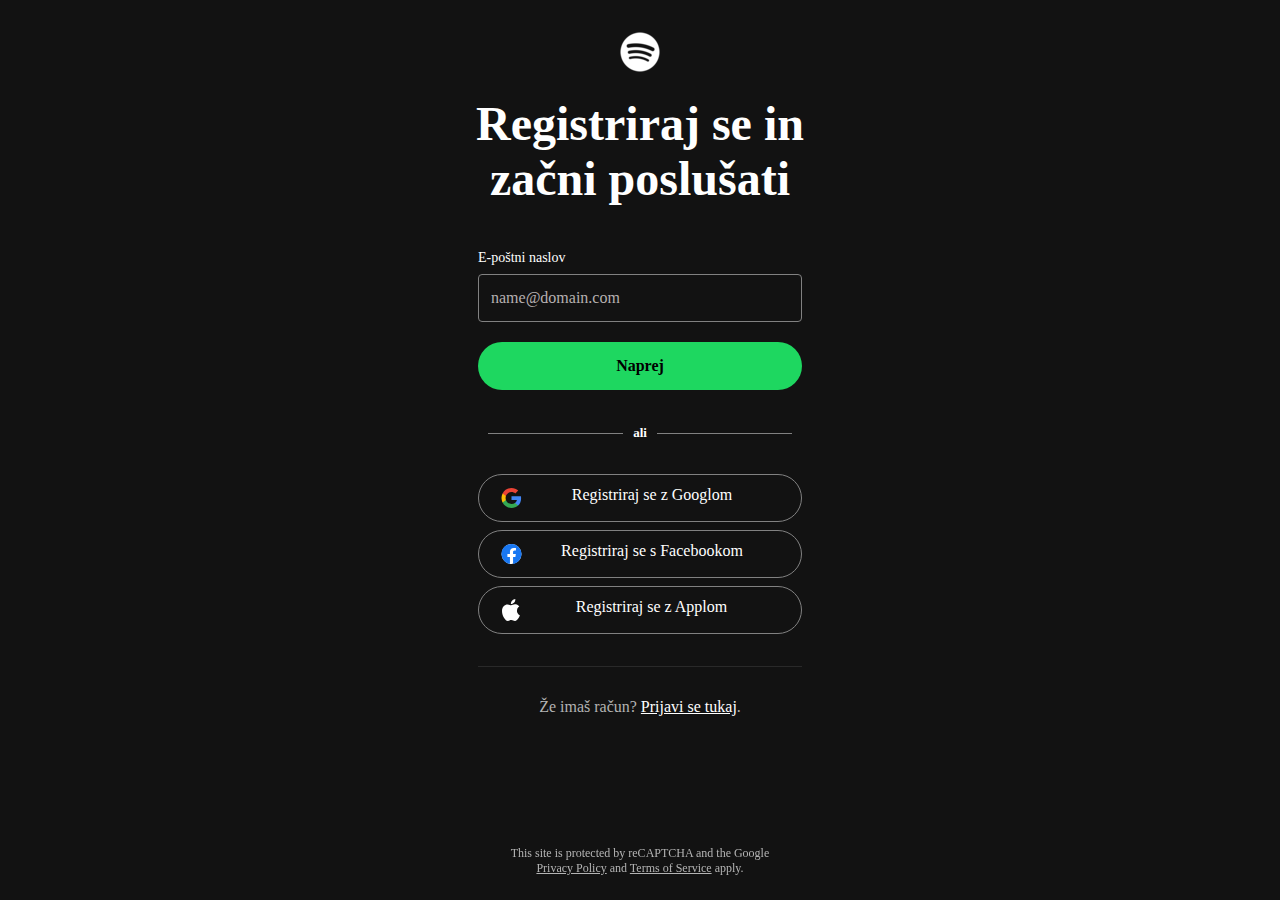
<file: index.html>
<!DOCTYPE html>
<html lang="sl">

<head>
    <meta charset="UTF-8">
    <link rel="stylesheet" href="styleindex.css">
    <meta name="viewport" content="width=device-width, initial-scale=1.0">
    <title>Registriraj se - Spotify</title>
    <link rel="shotcut icon" href="pics/slika.svg" type="image/x-icon">

</head>

<body>
    <header class="glava">
        <img src="pics/SpotifyLogo.png">
    </header>
    <div class="glavni">


        <div class="naslov">
            <h1>Registriraj se in <br>začni poslušati</h1>
        </div>
        <div class="prviDiv">
            <div class="epostaIntextF">
                <div class="enaslov">
                    <label>E-poštni naslov</label>
                </div>
                <div class="textfield" name="textfield">
                    <input type="email" name="email" placeholder="name@domain.com" id="textF">
                </div>
            </div>
            <form id="emailForm" action="ustvarigeslo.html">
                <div class="gumbNaprej">
                    <button type="submit" class="gumb">
                        <h3 class="naprejbarva">Naprej</h3>
                    </button>
                </div>
            </form>
        </div>

        <div class="aliDiv">
            <div class="ali">
                <h4>ali</h4>
            </div>
        </div>

        <div class="povezave">
            <div>
                <button type="button" class="google"><svg class="ikonagoogle" width="25" height="24" viewBox="0 0 25 24"
                        fill="none" xmlns="http://www.w3.org/2000/svg">
                        <path fill-rule="evenodd" clip-rule="evenodd"
                            d="M22.1 12.2272C22.1 11.5182 22.0364 10.8363 21.9182 10.1818H12.5V14.05H17.8818C17.65 15.3 16.9455 16.3591 15.8864 17.0682V19.5772H19.1182C21.0091 17.8363 22.1 15.2727 22.1 12.2272Z"
                            fill="#4285F4"></path>
                        <path fill-rule="evenodd" clip-rule="evenodd"
                            d="M12.4998 21.9999C15.1998 21.9999 17.4635 21.1045 19.118 19.5772L15.8862 17.0681C14.9907 17.6681 13.8453 18.0227 12.4998 18.0227C9.89529 18.0227 7.69075 16.2636 6.90439 13.8999H3.56348V16.4908C5.20893 19.759 8.59075 21.9999 12.4998 21.9999Z"
                            fill="#34A853"></path>
                        <path fill-rule="evenodd" clip-rule="evenodd"
                            d="M6.90455 13.9C6.70455 13.3 6.59091 12.6591 6.59091 12C6.59091 11.3409 6.70455 10.7 6.90455 10.1V7.50909H3.56364C2.88636 8.85909 2.5 10.3864 2.5 12C2.5 13.6136 2.88636 15.1409 3.56364 16.4909L6.90455 13.9Z"
                            fill="#FBBC05"></path>
                        <path fill-rule="evenodd" clip-rule="evenodd"
                            d="M12.4998 5.97727C13.968 5.97727 15.2862 6.48182 16.3226 7.47273L19.1907 4.60455C17.4589 2.99091 15.1953 2 12.4998 2C8.59075 2 5.20893 4.24091 3.56348 7.50909L6.90439 10.1C7.69075 7.73636 9.89529 5.97727 12.4998 5.97727Z"
                            fill="#EA4335"></path>
                    </svg><span class="registrirajbarva">Registriraj se z Googlom</span></button>
            </div>

            <div id="facebookdiv">
                <button type="button" class="facebook"><svg class="ikonafacebook" width="25" height="24"
                        viewBox="0 0 25 24" fill="none" xmlns="http://www.w3.org/2000/svg">
                        <circle cx="12.5" cy="12" r="10" fill="white"></circle>
                        <path
                            d="M22.5 12C22.5 6.477 18.023 2 12.5 2C6.977 2 2.5 6.477 2.5 12C2.5 16.991 6.157 21.128 10.938 21.878V14.891H8.398V12H10.938V9.797C10.938 7.291 12.43 5.907 14.715 5.907C15.808 5.907 16.953 6.102 16.953 6.102V8.562H15.693C14.45 8.562 14.063 9.333 14.063 10.125V12H16.836L16.393 14.89H14.063V21.878C18.843 21.128 22.5 16.991 22.5 12Z"
                            fill="#1877F2"></path>
                    </svg><span class="naprejbarva"><span class="registrirajbarva">Registriraj se s Facebookom</span>
                        </span< /button>
            </div>

            <div id="applediv">
                <button type="button" class="apple"><svg class="ikonaapple" width="24" height="24" viewBox="0 0 24 24"
                        fill="none" xmlns="http://www.w3.org/2000/svg">
                        <path
                            d="M15.195 4.513C15.873 3.69 16.351 2.567 16.351 1.433C16.351 1.278 16.341 1.123 16.318 1C15.206 1.044 13.872 1.734 13.083 2.668C12.449 3.379 11.871 4.513 11.871 5.647C11.871 5.825 11.905 5.991 11.916 6.047C11.982 6.058 12.094 6.08 12.216 6.08C13.206 6.08 14.45 5.413 15.195 4.513ZM15.973 6.313C14.317 6.313 12.961 7.325 12.093 7.325C11.171 7.325 9.97 6.38 8.525 6.38C5.779 6.38 3 8.648 3 12.918C3 15.586 4.023 18.398 5.301 20.211C6.391 21.744 7.347 23 8.725 23C10.081 23 10.682 22.1 12.371 22.1C14.083 22.1 14.472 22.978 15.973 22.978C17.463 22.978 18.453 21.61 19.397 20.265C20.442 18.72 20.887 17.219 20.897 17.142C20.809 17.119 17.963 15.952 17.963 12.695C17.963 9.871 20.198 8.604 20.331 8.504C18.852 6.381 16.596 6.314 15.973 6.314V6.313Z"
                            fill="white"></path>
                    </svg><span class="registrirajbarva">Registriraj se z Applom</span></button>
            </div>

            <div class="crta"></div>

            <div class="textZeImasRacun">
                <p>
                    <a id="prviDel">Že imaš račun? </a>
                    <a id="drugiDel"
                        href="https://accounts.spotify.com?creation_point=https%3A%2F%2Fwww.spotify.com%2Fsi-sl%2Fsignup&amp;continue=https%3A%2F%2Fwww.spotify.com%2Faccount%2Foverview%2F%3Fflow_ctx%3Df33d1ec9-c13e-4411-b37d-d5739792db1f%253A1728000384&amp;flow_ctx=f33d1ec9-c13e-4411-b37d-d5739792db1f%3A1728000384">Prijavi
                        se tukaj</a><span id="barvaPike">.</span>
                </p>
            </div>
        </div>

        <footer class="noga">
            <span id="nogaID">
                <p>This site is protected by reCAPTCHA and the Google</p>
                <a id="del1" href="https://policies.google.com/privacy" target="_blank"
                    rel="noopener noreferrer">Privacy Policy</a>
                and
                <a id="del2" href="https://policies.google.com/terms" target="_blank" rel="noopener noreferrer">Terms of
                    Service</a> apply.
            </span>
        </footer>
    </div>

    <script>

        const emailRegex = /^[a-zA-Z0-9._%+-]+@[a-zA-Z0-9.-]+\.[a-zA-Z]{2,}$/;

        function validateEmail(email) {
            return emailRegex.test(email);
        }

        const emailField = document.getElementById("textF");

        emailField.addEventListener('input', (e) => {
            if (!validateEmail(emailField.value)) {
                emailField.classList.add("invalid");
            }
            else {
                emailField.classList.remove("invalid");
            }
        });

        const form = document.getElementById("emailForm");
        form.addEventListener("submit", (e) => {
            if (!validateEmail(emailField.value)) {
                e.preventDefault();
            }
        });



    </script>
</body>

</html>
</file>
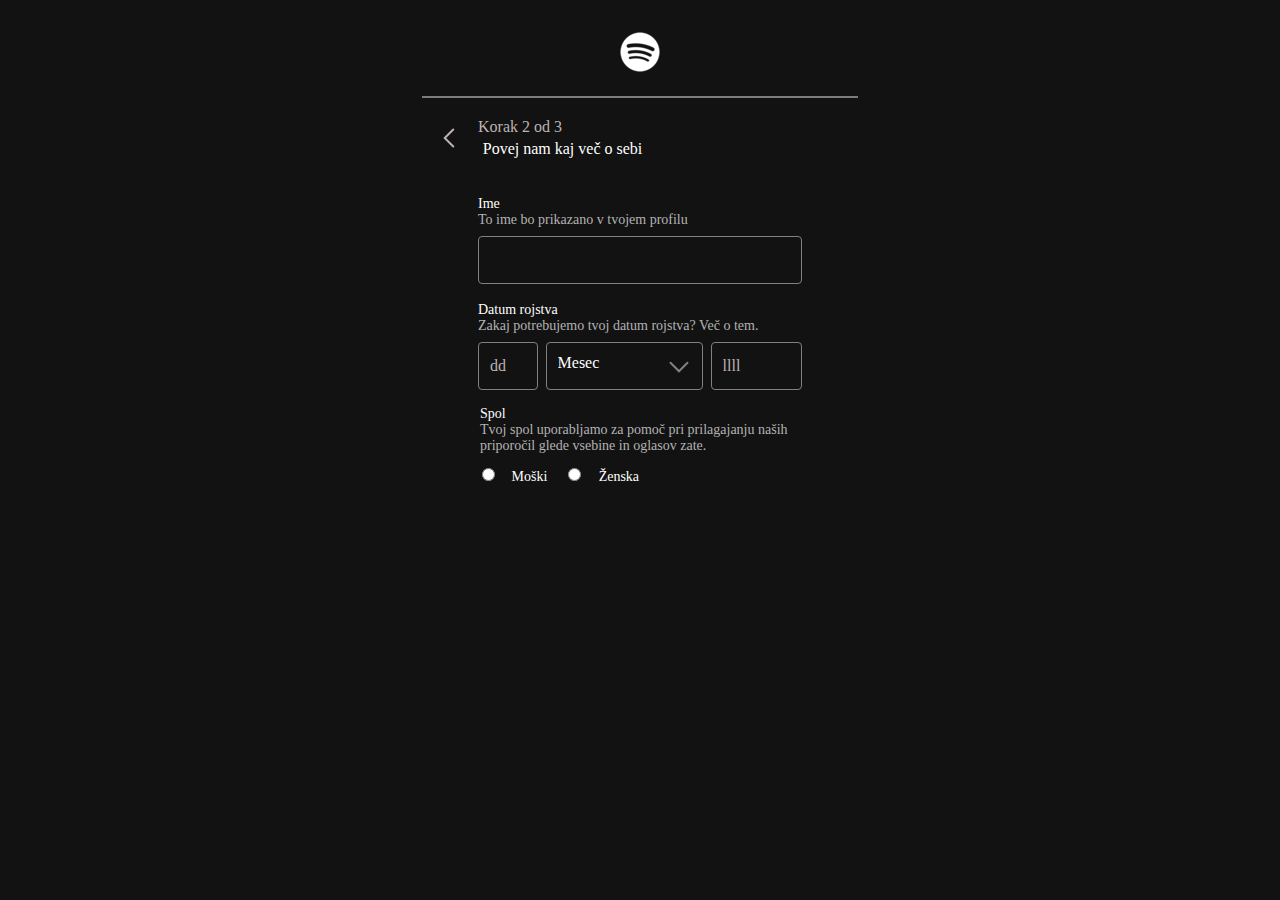
<file: registracija.html>
<!DOCTYPE html>
<html lang="sl">
<head>
    <meta charset="UTF-8">
    <link rel="stylesheet" href="styleregistracija.css">
    <meta name="viewport" content="width=device-width, initial-scale=1.0">
    <title>Registriraj se - Spotify</title>
    <link rel="shotcut icon" href="pics/slika.svg" type="image/x-icon">
    
</head>
    <body>
        <header class="glava">
            <img src="pics/SpotifyLogo.png">
        </header>
            <div class="glavni">
                <div class="progressbar">
                    <div class="prviProgres"></div>
                </div>
                <div class="zacetniDiv">
                    <a href="ustvarigeslo.html" class="gumb1"><svg data-encore-id="icon" role="img" aria-hidden="true" viewBox="0 0 24 24" class="Svg-nazaj-gumb"><path d="M15.957 2.793a1 1 0 0 1 0 1.414L8.164 12l7.793 7.793a1 1 0 1 1-1.414 1.414L5.336 12l9.207-9.207a1 1 0 0 1 1.414 0z"></path>
                    </svg></a>
                    <div class="prviText">
                        <div class="korak">Korak 2 od 3</div>
                        <div class="ustvariG">Povej nam kaj več o sebi</div>
                    </div>
               </div>
                <div class="drugiDiv">
                    <div>
                        <div class="imetext">
                            <span>Ime</span>
                        </div>
                        <div class="textPodIme">
                            <span>To ime bo prikazano v tvojem profilu</span>
                        </div>
                        <div>
                            <input type="text" name="password" id="ime">
                        </div>
                    </div>

                    <div style="margin-top: 18px;">
                        <div class="DatumRojstva">
                            <span>Datum rojstva</span>
                        </div>
                        <div class="textDatumRojstva">
                            <span>Zakaj potrebujemo tvoj datum rojstva? Več o tem.</span>
                        </div>
                        <div class="datum">
                            <input type="text" name="day" id="day" placeholder="dd"  maxlength="2" oninput="this.value = this.value.replace(/[^0-9]/g, '').slice(0,2); if(this.value > 31) this.value = '31'; if(this.value < 1 && this.value !== '') this.value = '1';">

                            <div style="margin-right:8px;"></div>

                            <div style="position: relative;">
                                <select name="select" id="select" placeholder="Mesec">
                                    <option value="" disabled selected hidden>Mesec</option>
                                    <option value="januar">Januar</option>
                                    <option value="februar">Februar</option>
                                    <option value="marec">Marec</option>
                                    <option value="april">April</option>
                                    <option value="maj">Maj</option>
                                    <option value="junij">Junij</option>
                                    <option value="julij">Julij</option>
                                    <option value="avgust">Avgust</option>
                                    <option value="september">September</option>
                                    <option value="oktober">Oktober</option>
                                    <option value="november">November</option>
                                    <option value="december">December</option>
                                </select>

                                <div class="Svg">
                                    <svg width="24px" height="24px"  data-encore-id="icon" role="img" aria-hidden="true" viewBox="0 0 24 24"><path d="M2.793 8.043a1 1 0 0 1 1.414 0L12 15.836l7.793-7.793a1 1 0 1 1 1.414 1.414L12 18.664 2.793 9.457a1 1 0 0 1 0-1.414z" fill="#818181"></path></svg>
                                </div>
                            </div>
                            <div style="margin-right:8px;"></div>
                            <input type="year" name="year" id="year" placeholder="llll">
                        </div>
                    </div>

                    <div class="SpolDiv">
                        <div class="spol">
                            <span>Spol</span>
                        </div>
                        <div class="textPodSpol">
                            <span>Tvoj spol uporabljamo za pomoč pri prilagajanju naših priporočil glede vsebine in oglasov zate.</span>
                        </div>
                    </div>

                    <div class="radiogumbi">

                        <div class="moski_radio">
                            <input type="radio" style="margin-left: 4px;">
                            <span id="moski">Moški</span>
                        </div>

                        <div class="zenska_radio">
                            <input type="radio"style="margin-left: 2 px;" >
                            <span id="zenska">Ženska</span>
                        </div>
                    </div>
            </div>
        </div>
    </body>
</html>
</file>
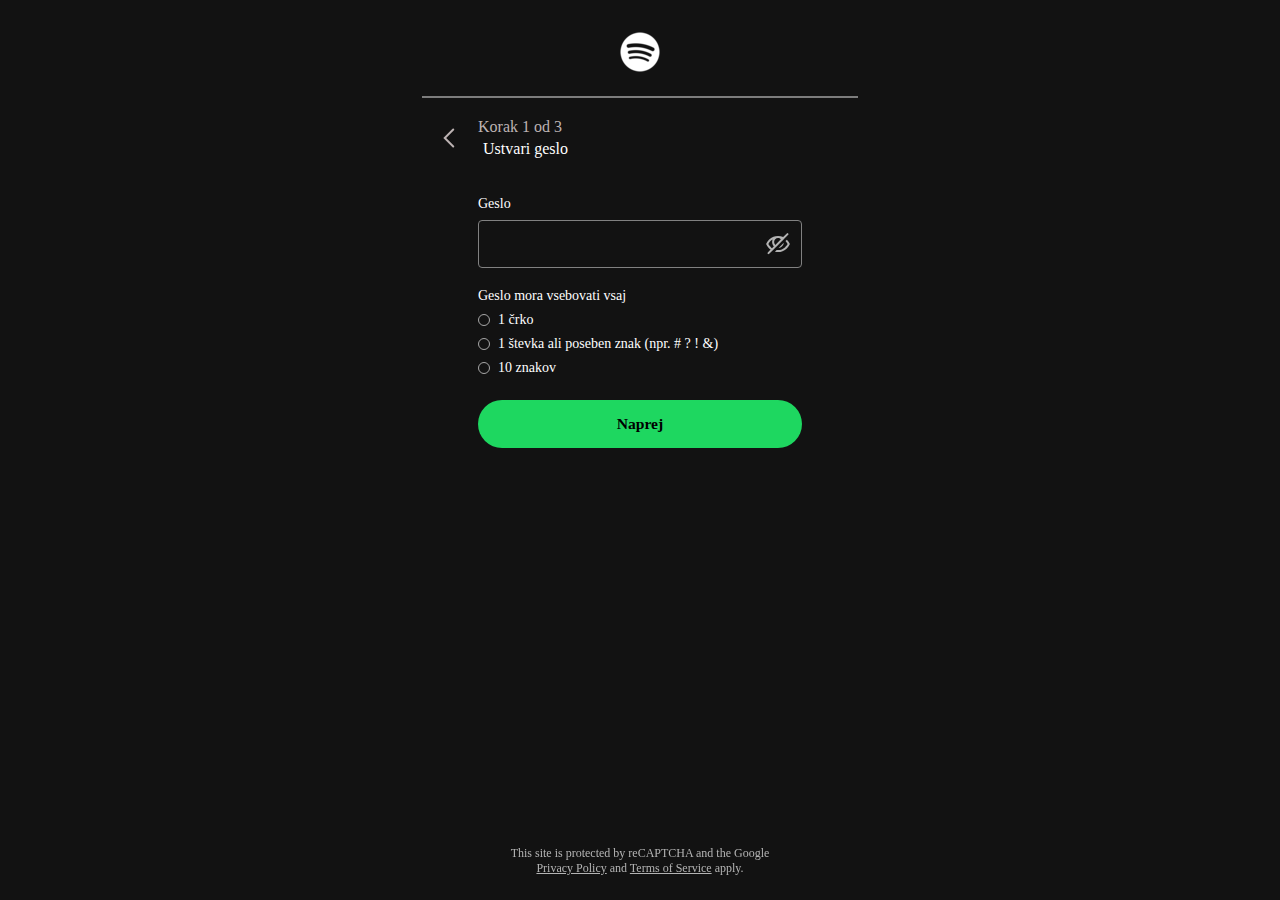
<file: ustvarigeslo.html>
<!DOCTYPE html>
<html lang="sl">

<head>
    <meta charset="UTF-8">
    <link rel="stylesheet" href="styleustvarigeslo.css">
    <meta name="viewport" content="width=device-width, initial-scale=1.0">
    <title>Registriraj se - Spotify</title>
    <link rel="shotcut icon" href="pics/slika.svg" type="image/x-icon">

</head>

<body>
    <header class="glava">
        <img src="pics/SpotifyLogo.png">
    </header>
    <div class="glavni">

        <div class="progressbar">
            <div class="prviProgres"></div>
        </div>

        <div class="zacetniDiv">
            <a href="index.html" class="gumb1"><svg data-encore-id="icon" role="img" aria-hidden="true"
                    viewBox="0 0 24 24" class="Svg-nazaj-gumb">
                    <path
                        d="M15.957 2.793a1 1 0 0 1 0 1.414L8.164 12l7.793 7.793a1 1 0 1 1-1.414 1.414L5.336 12l9.207-9.207a1 1 0 0 1 1.414 0z">
                    </path>

                </svg></a>

            <div class="prviText">
                <div class="korak">Korak 1 od 3</div>
                <div class="ustvariG">Ustvari geslo</div>
            </div>
        </div>

        <div class="drugiDiv">
            <div class="geslotext">
                <span>Geslo</span>
            </div>

            <div style="position: relative;">
                <input type="password" name="password" id="password" required="">
                <div class="ikonaskrij" onclick="toggle(this)">
                    <svg width="24px" height="24px" data-encore-id="icon" role="img" aria-hidden="true"
                        class="showIcon">
                        <path
                            d="M22.207 2.824a1 1 0 1 0-1.414-1.414L17.15 5.053C15.621 4.363 13.92 4 12 4 8.671 4 5.996 5.091 3.742 7.089c-.896.794-2.3 2.353-3.381 4.453L.125 12l.236.458c1.082 2.1 2.485 3.659 3.381 4.453.278.246.562.479.853.697L1.793 20.41a1 1 0 1 0 1.414 1.414l3.126-3.126.003.002 1.503-1.503-.004-.001 1.73-1.73.004.001 1.567-1.567h-.004l4.68-4.681.001.004 1.595-1.595-.002-.003.11-.109.002.002 1.444-1.444-.003-.002 3.248-3.248zM14.884 7.32l-5.57 5.57A4.035 4.035 0 0 1 8.113 10c0-2.23 1.761-4 3.886-4 1.137 0 2.17.506 2.884 1.319zM7.9 14.304l-1.873 1.873a11.319 11.319 0 0 1-.957-.763C4.396 14.818 3.3 13.621 2.387 12c.913-1.62 2.01-2.818 2.683-3.414.519-.46 1.061-.863 1.634-1.204A6.073 6.073 0 0 0 6.113 10c0 1.681.682 3.21 1.786 4.304zm11.568-5.2 1.415-1.415a16.503 16.503 0 0 1 2.756 3.853l.236.458-.236.458c-1.082 2.1-2.485 3.659-3.381 4.453C18.004 18.908 15.328 20 12 20a13.22 13.22 0 0 1-3.08-.348l1.726-1.726c.435.05.886.074 1.354.074 2.833 0 5.037-.907 6.931-2.586.674-.596 1.77-1.793 2.683-3.414a14.515 14.515 0 0 0-2.146-2.896z">
                        </path>
                        </path>
                        <path d="M17.843 10.729c-.328 2.755-2.494 4.956-5.24 5.24l5.24-5.24z">
                        </path>
                    </svg>
                    <svg width="24px" height="24px" data-encore-id="icon" role="img" aria-hidden="true"
                        class="hideIcon off">
                        <path
                            d="M6.703 7.382A6.073 6.073 0 0 0 6.113 10c0 3.292 2.614 6 5.887 6 3.273 0 5.886-2.708 5.886-6 0-.936-.211-1.825-.589-2.618.573.341 1.115.744 1.634 1.204.674.596 1.77 1.793 2.683 3.414-.913 1.62-2.01 2.818-2.683 3.414C17.037 17.093 14.833 18 12 18s-5.037-.907-6.931-2.586c-.674-.596-1.77-1.793-2.683-3.414.913-1.62 2.01-2.818 2.683-3.414.519-.46 1.061-.863 1.634-1.204zM12 4C8.671 4 5.996 5.091 3.742 7.089c-.896.794-2.3 2.353-3.381 4.453L.125 12l.236.458c1.082 2.1 2.485 3.659 3.381 4.453C5.996 18.908 8.672 20 12 20c3.329 0 6.004-1.091 8.258-3.089.896-.794 2.3-2.353 3.38-4.453l.237-.458-.236-.458c-1.082-2.1-2.485-3.659-3.381-4.453C18.004 5.09 15.328 4 12 4zm0 2c2.125 0 3.886 1.77 3.886 4S14.125 14 12 14s-3.886-1.77-3.886-4S9.875 6 12 6z">
                        </path>
                    </svg>
                </div>
            </div>

            <div class="DivgesloMoraVsebovati">
                <span class="gesloMoraVsebovati">Geslo mora vsebovati vsaj</span>
            </div>

            <div class="wrapCheck">
                <svg aria-hidden="true" width="12" height="12" class="check">
                    <ellipse cx="6" cy="6" rx="5.5" ry="5.5" stroke="#A7A7A7" stroke-width="1" fill="none"></ellipse>
                </svg>
                <svg data-encore-id="icon" width="12" height="12" role="img" class="checked oneLetter false"
                    aria-hidden="true" viewBox="0 0 16 16">
                    <path
                        d="M0 8a8 8 0 1 1 16 0A8 8 0 0 1 0 8zm11.748-1.97a.75.75 0 0 0-1.06-1.06l-4.47 4.47-1.405-1.406a.75.75 0 1 0-1.061 1.06l2.466 2.467 5.53-5.53z"
                        fill="#3be477">
                    </path>
                </svg>
                <span id="span1">1 črko</span>
            </div>

            <div class="wrapCheck">
                <svg aria-hidden="true" width="12" height="12" class="check">
                    <ellipse cx="6" cy="6" rx="5.5" ry="5.5" stroke="#A7A7A7" stroke-width="1" fill="none"></ellipse>
                </svg>
                <svg data-encore-id="icon" width="12" height="12" role="img" class="checked specialChars false"
                    aria-hidden="true" viewBox="0 0 16 16">
                    <path
                        d="M0 8a8 8 0 1 1 16 0A8 8 0 0 1 0 8zm11.748-1.97a.75.75 0 0 0-1.06-1.06l-4.47 4.47-1.405-1.406a.75.75 0 1 0-1.061 1.06l2.466 2.467 5.53-5.53z"
                        fill="#3be477">
                    </path>
                </svg>
                <span id="span1">1 števka ali poseben znak (npr. # ? ! &)</span>
            </div>

            <div class="wrapCheck">
                <svg aria-hidden="true" width="12" height="12" class="check">
                    <ellipse cx="6" cy="6" rx="5.5" ry="5.5" stroke="#A7A7A7" stroke-width="1" fill="none"></ellipse>
                </svg>
                <svg data-encore-id="icon" width="12" height="12" role="img" class="checked tenChars false"
                    aria-hidden="true" viewBox="0 0 16 16">
                    <path
                        d="M0 8a8 8 0 1 1 16 0A8 8 0 0 1 0 8zm11.748-1.97a.75.75 0 0 0-1.06-1.06l-4.47 4.47-1.405-1.406a.75.75 0 1 0-1.061 1.06l2.466 2.467 5.53-5.53z"
                        fill="#3be477">
                    </path>
                </svg>
                <span id="span1">10 znakov</span>
            </div>

            <form action="registracija.html">
                <div class="gumbNaprej">
                    <button type="submit" class="gumb">
                        <h3 class="naprejbarva">Naprej</h3>
                    </button>
                </div>
            </form>
        </div>

        <footer class="noga">
            <span id="nogaID">
                <p>This site is protected by reCAPTCHA and the Google</p>
                <a id="del1" href="https://policies.google.com/privacy" target="_blank"
                    rel="noopener noreferrer">Privacy Policy</a>
                and
                <a id="del2" href="https://policies.google.com/terms" target="_blank" rel="noopener noreferrer">Terms of
                    Service</a> apply.
            </span>
        </footer>
    </div>

    <script>


        const chkOneLetter = document.querySelector(".checked.oneLetter");
        const chkSpecialChars = document.querySelector(".checked.specialChars");
        const chkTenChar = document.querySelector(".checked.tenChars");

        const passField = document.getElementById("password");

        function toggle() {
            const show = document.querySelector(".showIcon");
            const hide = document.querySelector(".hideIcon");

            if (passField.type == "password") {
                show.classList.add("off");
                hide.classList.remove("off");

                passField.type = "text";
            } else {
                show.classList.remove("off");
                hide.classList.add("off");

                passField.type = "password";
            }
        }

        function hasOneLetter(input) {
            const letters =
                "abcčdefghijklmnopqrsštuvwxyzž" +
                "abcčdefghijklmnopqrsštuvwxyzž".toUpperCase();

            for (let letter of input) {
                if (letters.indexOf(letter) !== -1) {
                    return true;
                }
            }
            return false;
        }

        function hasSpecialChars(input) {
            const specialCharacters = "!\"#$%&'()*+,-./:;<=>?@[\\]^_`{|}~";

            for (let char of input) {
                if (specialCharacters.indexOf(char) !== -1) {
                    return true;
                }
            }
            return false;
        }

        function hasTenChars(input) {
            return input.length >= 10;
        }


        passField.addEventListener('input', (e) => {
            let input = passField.value;

            if (hasOneLetter(input)) {
                chkOneLetter.classList.remove("false");
            } else {
                chkOneLetter.classList.add("false");
            }

            if (hasSpecialChars(input)) {
                chkSpecialChars.classList.remove("false");
            } else {
                chkSpecialChars.classList.add("false");
            }

            if (hasTenChars(input)) {
                chkTenChar.classList.remove("false");
            } else {
                chkTenChar.classList.add("false");
            }
        });

    </script>
</body>

</html>
</file>
<file: styleindex.css>
* {
  margin: 0;
  padding: 0;
}
@font-face {
  font-family: mixUITiltle;
  src: url("https://encore.scdn.co/fonts/SpotifyMixUITitleVariable-8769ccfde3379b7ebcadd9529b49d0cc.woff2")
    format("woff2");
}
@font-face {
  font-family: mixUIBold;
  src: url("https://encore.scdn.co/fonts/SpotifyMixUI-Bold-4264b799009b1db5c491778b1bc8e5b7.woff2")
    format("woff2");
}
@font-face {
  font-family: mixUIRegular;
  src: url("https://encore.scdn.co/fonts/SpotifyMixUI-Regular-cc3b1de388efa4cbca6c75cebc24585e.woff2")
    format("woff2");
}

@font-face {
  font-family: CircularSpotifyBlack;
  src: url("https://encore.scdn.co/1.2.3/CircularSpotify-UI-Latin-OS2v3-Black.woff2")
    format("woff2");
}

@font-face {
  font-family: CircularSpotifyBold;
  src: url("https://encore.scdn.co/1.2.3/CircularSpotify-UI-Latin-OS2v3-Bold.woff2")
    format("woff2");
}

@font-face {
  font-family: CircularSpotifyBook;
  src: url("https://encore.scdn.co/1.2.3/CircularSpotify-UI-Latin-OS2v3-Book.woff2")
    format("woff2");
}
html,
body {
  height: 100%;
}
body {
  color: white;
  background-color: #121212;
}

.glavni {
  margin: 0 auto 0;
  width: fit-content;
  display: flex;
  justify-content: center;
  align-items: center;
  flex-direction: column;
}

.glava {
  display: flex;
  justify-content: center;
  align-items: center;
  padding: 32px 0px 24px;
}

.prviDiv {
  margin-top: 2px;
}

h1 {
  font-family: mixUITiltle;
  text-align: center;
  font-size: 48px;
}

.naslov {
  width: 100%;
}
label {
  font-size: 14px;
  font-family: mixUIBold;
}

.naprejbarva {
  font-size: 16px;
  color: black;
}

.enaslov {
  margin-bottom: 8px;
}

#textF {
  all: unset;
  width: 298px;
  height: 22px;
  border-radius: 4px;
  background-color: #121212;
  border: 1px #818181 solid;
  color: white;
  font-size: 16px;
  font-family: mixUIRegular;
  padding: 12px;
}
#textF.invalid {
  border: 1px solid red;
}
#textF.invalid:hover {
  border: 1px solid red;
}

#textF:hover {
  border-color: white;
}

#textF::placeholder {
  font-size: 16px;
  font-weight: 500;
  font-family: mixUIRegular;
  color: rgb(182, 176, 176);
}

.epostaIntextF {
  margin-top: 40px;
  margin-bottom: 20px;
  width: fit-content;
}

.gumb {
  width: 324px;
  height: 48px;
  background-color: #1ed760;
  border: unset;
  border-radius: 40px;
  font-family: mixUIRegular;
  cursor: pointer;
}

.gumb:hover {
  background-color: #3be477;
}

.aliDiv {
  margin-top: 35px;
}

.ali {
  font-family: mixUITiltle;
  width: 324px;
  height: 20px;
  padding-right: 0px 12px;
  font-size: 13px;
  font-weight: lighter;
}
h4 {
  display: flex;
  flex-direction: row;
}

h4:before,
h4:after {
  content: "";
  flex: 1 1;
  border-bottom: 1px solid #818181;
  margin: auto;
  margin-right: 10px; /*nedela crta*/
  margin-left: 10px; /*nedela crta*/
}

.povezave {
  margin-top: 29px;
}

.google {
  width: 324px;
  height: 48px;
  background-color: #121212;
  border-radius: 40px;
  border: 1px solid#818181;
}

#facebookdiv {
  margin-top: 8px;
}

.google:hover {
  border-color: white;
}

.ikonagoogle {
  float: left;
  margin-left: 20px;
}

.registrirajbarva {
  font-size: 16px;
  color: rgb(255, 255, 255);
  margin-right: 21px;
  font-family: CircularSpotifyBold;
}

.facebook {
  width: 324px;
  height: 48px;
  background-color: #121212;
  border-radius: 40px;
  font-family: CircularSpotifyBold;
  border: 1px solid #818181;
}

.facebook:hover {
  border-color: white;
}
.ikonafacebook {
  float: left;
  margin-left: 20px;
}

.apple {
  width: 324px;
  height: 48px;
  background-color: #121212;
  border-radius: 40px;
  border: 1px solid #818181;
}

.apple:hover {
  border-color: white;
}

.ikonaapple {
  float: left;
  margin-left: 20px;
}

#applediv {
  margin-top: 8px;
}

.crta {
  height: 1px;
  background-color: #292929;
  margin-top: 32px;
}

.textZeImasRacun {
  display: flex;
  justify-content: center;
  align-items: center;
  margin-top: 31px;
}

a {
  font-family: mixUIRegular;
  font-size: 16px;
}

#prviDel {
  color: #b3b3b3;
}

#drugiDel {
  color: white;
}

#barvaPike {
  color: #b3b3b3;
}

.noga {
  margin: 0 auto;
  position: fixed;
  bottom: 0;
  font-family: mixUIRegular;
  font-size: 12px;
  color: #b3b3b3;
  padding: 24px;
  text-align: center;
}

#del1 {
  font-family: mixUIRegular;
  font-size: 12px;
  color: #b3b3b3;
}

#del2 {
  font-family: mixUIRegular;
  font-size: 12px;
  color: #b3b3b3;
}
</file>
<file: styleregistracija.css>
@import url(keyframes.css);
*{
    margin: 0;
    padding: 0;
}

@font-face{
    font-family: mixUITiltle;
    src:url("https://encore.scdn.co/fonts/SpotifyMixUITitleVariable-8769ccfde3379b7ebcadd9529b49d0cc.woff2") format("woff2");
}
@font-face{
    font-family: mixUIBold;
    src:url("https://encore.scdn.co/fonts/SpotifyMixUI-Bold-4264b799009b1db5c491778b1bc8e5b7.woff2") format("woff2");
}
@font-face{
    font-family: mixUIRegular;
    src:url("https://encore.scdn.co/fonts/SpotifyMixUI-Regular-cc3b1de388efa4cbca6c75cebc24585e.woff2") format("woff2");
}

@font-face{
    font-family: CircularSpotifyBlack;
    src:url("https://encore.scdn.co/1.2.3/CircularSpotify-UI-Latin-OS2v3-Black.woff2") format("woff2");
}

@font-face{
    font-family: CircularSpotifyBold;
    src:url("https://encore.scdn.co/1.2.3/CircularSpotify-UI-Latin-OS2v3-Bold.woff2") format("woff2");
}

@font-face{
    font-family: CircularSpotifyBook;
    src:url("https://encore.scdn.co/1.2.3/CircularSpotify-UI-Latin-OS2v3-Book.woff2") format("woff2");
}


html,body{
    height: 100%;
}

body{
    color: white;
    background-color: #121212;
}

.glava{
    display: flex;
    justify-content: center;
    align-items: center;
    padding: 32px 0px 24px;
}

.glavni{
    margin: 0 auto 0;
    width: fit-content;
    display: flex;
    justify-content: center;
    align-items: center;
    flex-direction: column;
}

.progressbar{
    background:#7C7C7C;
    width: 436px;
    height: 2px;
    display: flex;
}

.progressbar div{
    height: 2px;
    width: 0%;
}

.prviProgres{
    background:#1ED760; 
    animation: drugiProgres 0.2s linear forwards;
}

.zacetniDiv{
    height:80px;
    width: 100%;
    display: flex;
}

.gumb1{
    width: 56px;
    display:flex;
    justify-content:center;
    align-items: center;
    background-color: #121212;
    cursor: pointer;
}

.Svg-nazaj-gumb:hover{
    fill: rgb(255, 255, 255);
}

.Svg-nazaj-gumb{
    height: 24px;
    width: 24px;
    fill:#bdb3b3;
    display: block;
}

.prviText{
    height:80px;
    display: flex;
    justify-content: center;
    align-items: center;
    flex-direction: column;
}

.korak{
    font-family: mixUIRegular;
    color: #bdb3b3;
    margin-right: 85px;
}

.ustvariG{
    color: white;
    font-family: mixUIBold;
    margin-top: 4px;
}

.drugiDiv{
    width: 324px;
    margin-top:18px;
}

.imetext{
    font-size: 14px;
    font-family: mixUIBold;
}

.textPodIme{
    color: #B3B3B3;
    font-family: mixUIRegular;
    font-size: 14px;
}

#ime{
    all:unset;
    width:298px;
    height:22px;
    border-radius: 4px;
    background-color: #121212;
    border:1px #818181 solid;
    color: white;
    font-size:16px;
    font-family: mixUIRegular;
    padding: 12px;
    margin-top:8px;
    display: block;
}

#ime:hover{
    border-color: white;
}

.DatumRojstva{
    font-size: 14px;
    font-family: mixUIBold;
}

.textDatumRojstva{
    color: #B3B3B3;
    font-family: mixUIRegular;
    font-size: 14px;
}

#day{
    all:unset;
    height: 24px;
    width: 35.56px;
    border-radius: 4px;
    background-color: #121212;
    border:1px #818181 solid;
    color: white;
    font-size:16px;
    font-family: mixUIRegular;
    padding: 11px;
    margin-top:8px;
   
}

#day::placeholder{
    color: #bdb3b3;
}

#day:hover{
    border-color: white;
}

#select{
    all:unset;
    height: 24px;
    width: 96px;
    border-radius: 4px;
    background-color: #121212;
    border:1px #818181 solid;
    color: white;
    font-size:16px;
    font-family: mixUIRegular;
    font-weight:450;
    padding: 11px 48px 11px 11px;
    margin-top:8px;
}

#select::placeholder{
    color: #ffffff;
}

#select:hover{
    border-color: white;
}

#year{
    all:unset;
    height: 24px;
    width: 67.047px;
    border-radius: 4px;
    background-color: #121212;
    border:1px #818181 solid;
    color: white;
    font-size:16px;
    font-family: mixUIRegular;
    font-weight:450;
    padding: 11px 11px 11px 11px;
    margin-top:8px;
    
}

#year::placeholder{
    color: #bdb3b3;
}

#year:hover{
    border-color: white;
}

.datum{
    display: flex;
}

.Svg{
    position: absolute;
    right: 12px;
    top: 20px;
}

.spol{
    font-size: 14px;
    font-family: mixUIBold;
}

.textPodSpol{
    color: #B3B3B3;
    font-family: mixUIRegular;
    font-size: 14px;
}

.SpolDiv{
    margin-top: 16px;
    margin-left: 2px;
}

.radiogumbi{
    margin-top: 10px;
    color: #ffffff;
    font-family: mixUIRegular;
    font-size: 14px;
    display: flex;
}

.moski_radio{
    height: 24px;
    width: 90.125px;
    padding: 4px 0px ;
}

#moski{
    margin-top: 2px;
    margin-left: 13px;
}

.zenska_radio{
    height: 24px;
    width: 97.234px;
    padding: 4px 0px 4px 0px;
}

#zenska{
    margin-top: 2px;
    margin-left: 14px;
}
</file>
<file: styleustvarigeslo.css>
@import url(keyframes.css);

* {
  margin: 0;
  padding: 0;
}

@font-face {
  font-family: mixUITiltle;
  src: url("https://encore.scdn.co/fonts/SpotifyMixUITitleVariable-8769ccfde3379b7ebcadd9529b49d0cc.woff2")
    format("woff2");
}
@font-face {
  font-family: mixUIBold;
  src: url("https://encore.scdn.co/fonts/SpotifyMixUI-Bold-4264b799009b1db5c491778b1bc8e5b7.woff2")
    format("woff2");
}
@font-face {
  font-family: mixUIRegular;
  src: url("https://encore.scdn.co/fonts/SpotifyMixUI-Regular-cc3b1de388efa4cbca6c75cebc24585e.woff2")
    format("woff2");
}

@font-face {
  font-family: CircularSpotifyBlack;
  src: url("https://encore.scdn.co/1.2.3/CircularSpotify-UI-Latin-OS2v3-Black.woff2")
    format("woff2");
}

@font-face {
  font-family: CircularSpotifyBold;
  src: url("https://encore.scdn.co/1.2.3/CircularSpotify-UI-Latin-OS2v3-Bold.woff2")
    format("woff2");
}

@font-face {
  font-family: CircularSpotifyBook;
  src: url("https://encore.scdn.co/1.2.3/CircularSpotify-UI-Latin-OS2v3-Book.woff2")
    format("woff2");
}

html,
body {
  height: 100%;
}

body {
  color: white;
  background-color: #121212;
}

.glava {
  display: flex;
  justify-content: center;
  align-items: center;
  padding: 32px 0px 24px;
}

.glavni {
  margin: 0 auto 0;
  width: fit-content;
  display: flex;
  justify-content: center;
  align-items: center;
  flex-direction: column;
}

.progressbar {
  background: #7c7c7c;
  width: 436px;
  height: 2px;
  display: flex;
}

.progressbar div {
  height: 2px;
  width: 0%;
}

.prviProgres {
  background: #1ed760;
  animation: prviProgres 0.2s linear forwards;
}

.zacetniDiv {
  height: 80px;
  width: 100%;
  display: flex;
}

.gumb1 {
  width: 56px;
  display: flex;
  justify-content: center;
  align-items: center;
  background-color: #121212;
  cursor: pointer;
}

.Svg-nazaj-gumb:hover {
  fill: rgb(255, 255, 255);
}

.Svg-nazaj-gumb {
  height: 24px;
  width: 24px;
  fill: #bdb3b3;
  display: block;
}

.prviText {
  height: 80px;
  display: flex;
  justify-content: center;
  align-items: center;
  flex-direction: column;
}

.korak {
  font-family: mixUIRegular;
  color: #bdb3b3;
  margin-right: 11px;
}

.ustvariG {
  color: white;
  font-family: mixUIBold;
  margin-top: 4px;
}

.drugiDiv {
  height: 22px;
  width: 324px;
  margin-top: 18px;
}

.geslotext {
  font-size: 14px;
  font-family: mixUIBold;
}

#password {
  all: unset;
  width: 298px;
  height: 22px;
  border-radius: 4px;
  background-color: #121212;
  border: 1px #818181 solid;
  color: white;
  font-size: 16px;
  font-family: mixUIRegular;
  padding: 12px;
  margin-top: 8px;
  display: block;
}

#pasword:hover {
  border-color: white;
}

.ikonaskrij {
  position: absolute;
  top: 50%;
  transform: translateY(-50%);
  display: flex;
  right: 12px;
  cursor: pointer;
}
.ikonaskrij > * {
  fill: rgb(179, 179, 179);
}

.ikonaskrij > :hover {
  fill: #fff;
  transform: scale(1.05);
}

.DivgesloMoraVsebovati {
  margin-top: 18px;
}

.gesloMoraVsebovati {
  font-size: 14px;
  font-family: mixUIBold;
}

.gumb {
  width: 324px;
  height: 48px;
  background-color: #1ed760;
  border: unset;
  border-radius: 40px;
  font-family: mixUIRegular;
  cursor: pointer;
  margin-top: 24px;
}

.gumb:hover {
  background-color: #3be477;
}

.noga {
  margin: 0 auto;
  position: fixed;
  bottom: 0;
  font-family: mixUIRegular;
  font-size: 12px;
  color: #b3b3b3;
  padding: 24px;
  text-align: center;
}

#del1 {
  font-family: mixUIRegular;
  font-size: 12px;
  color: #b3b3b3;
}

#del2 {
  font-family: mixUIRegular;
  font-size: 12px;
  color: #b3b3b3;
}

.wrapCheck {
  display: flex;
  position: relative;
  align-items: center;
  margin-top: 8px;
}

.checked {
  position: absolute;
  left: 0;
}

.checked.false {
  display: none;
}

.check {
  display: block;
}

#span1 {
  margin-left: 8px;
  font-size: 14px;
  font-family: mixUIRegular;
  font-weight: 450;
}

.ikonaskrij .off {
  display: none;
}
</file>
